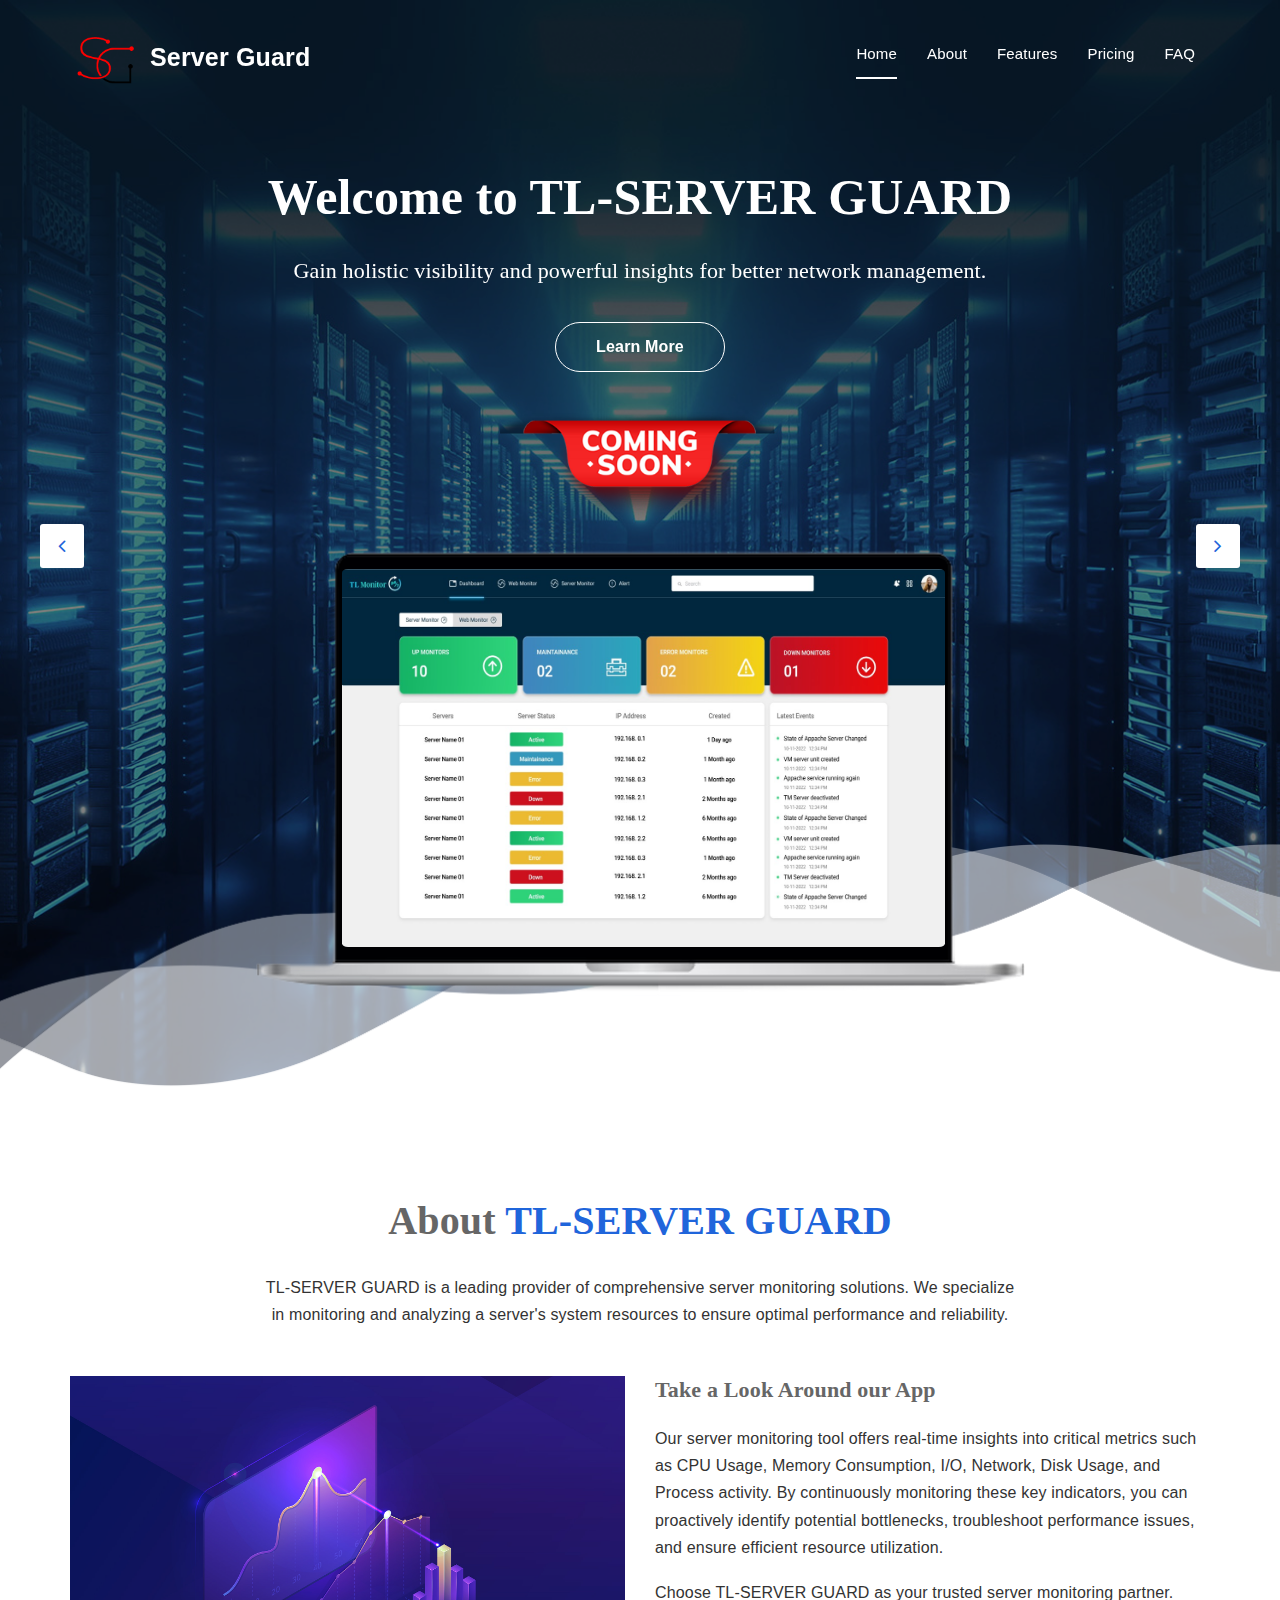
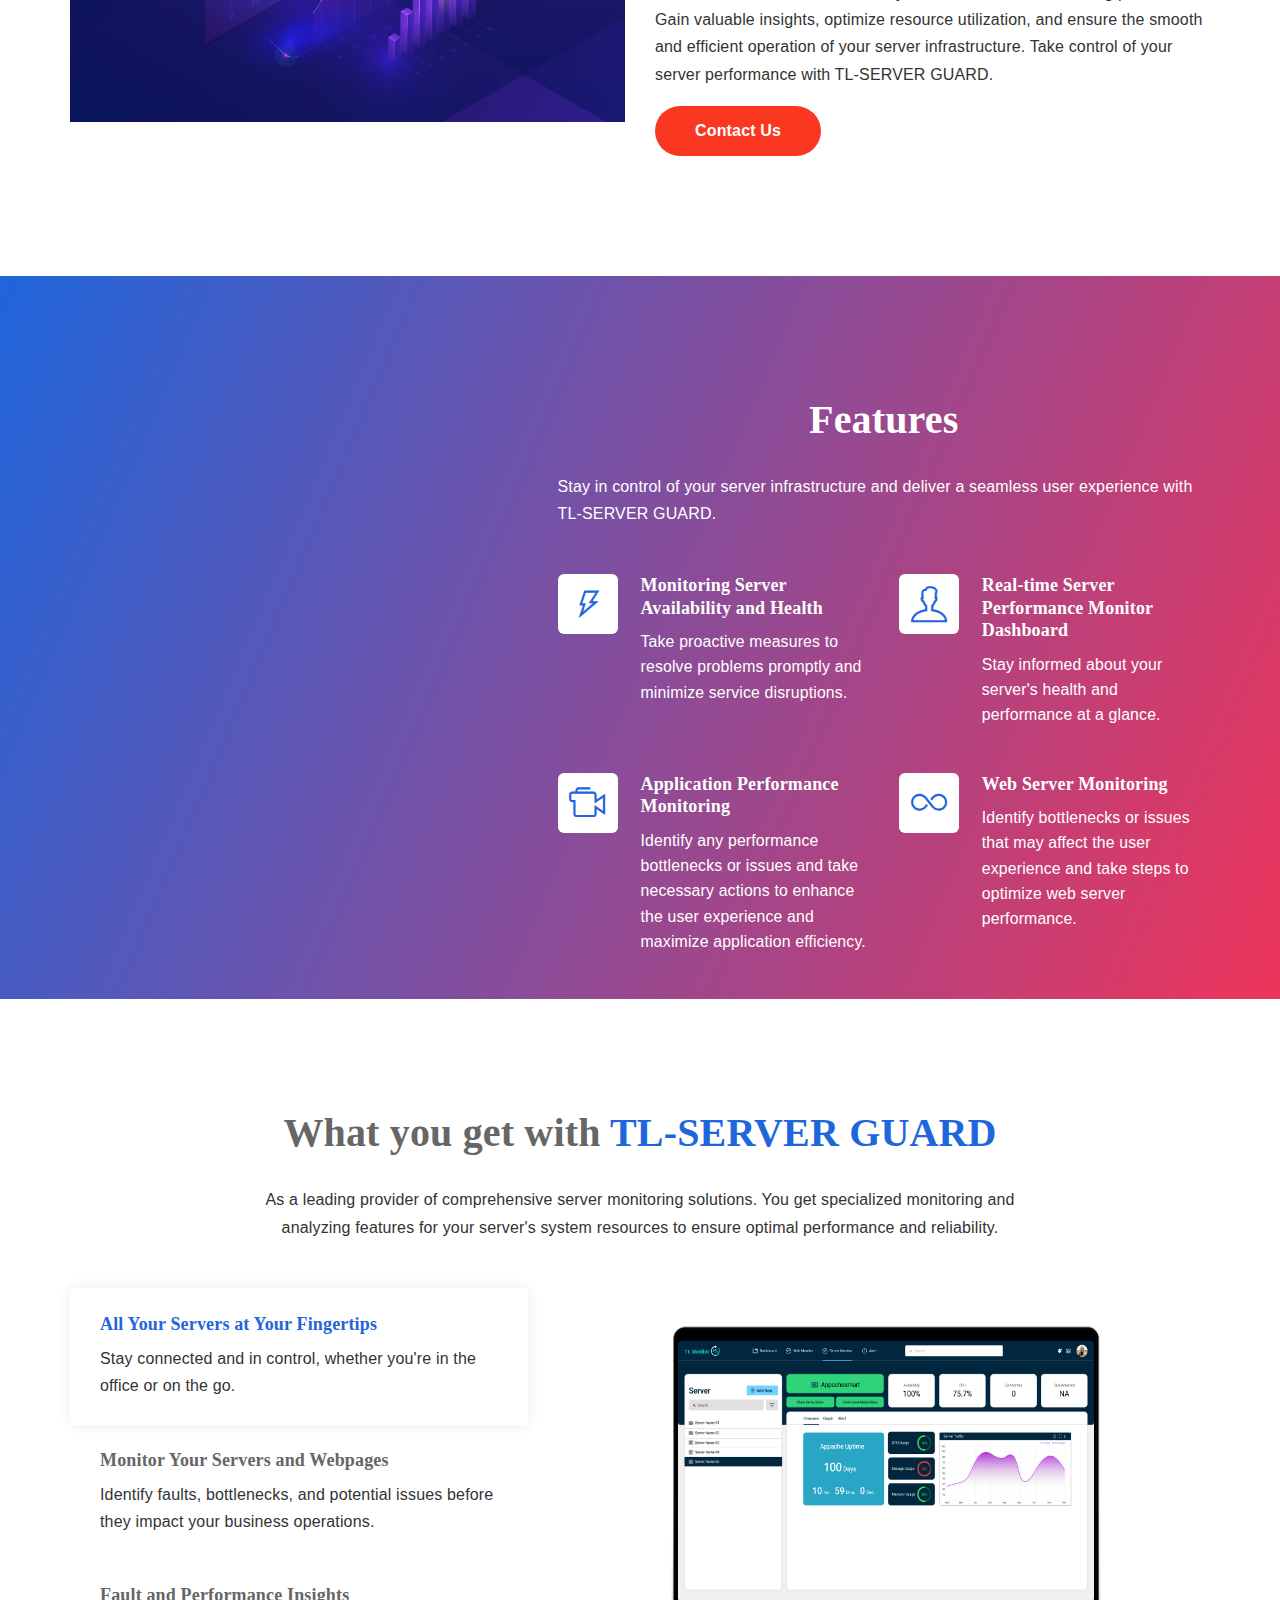
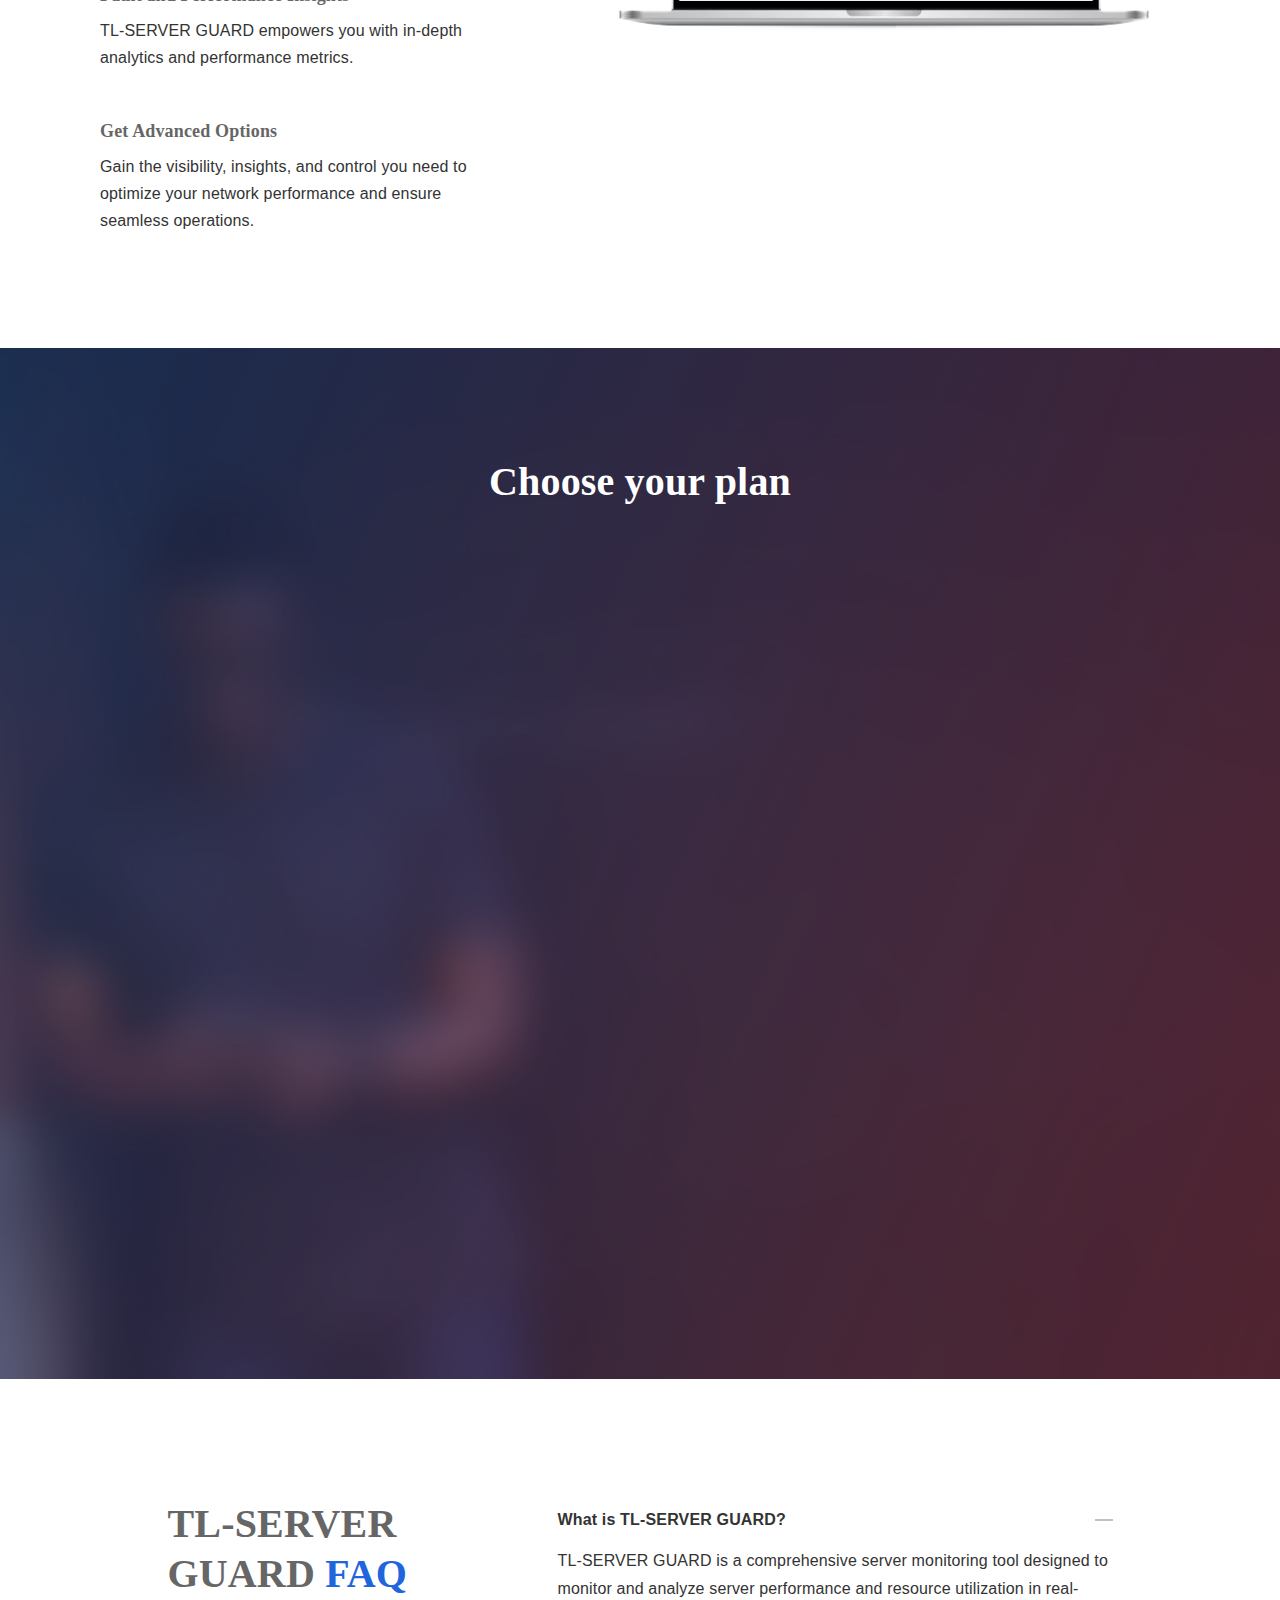
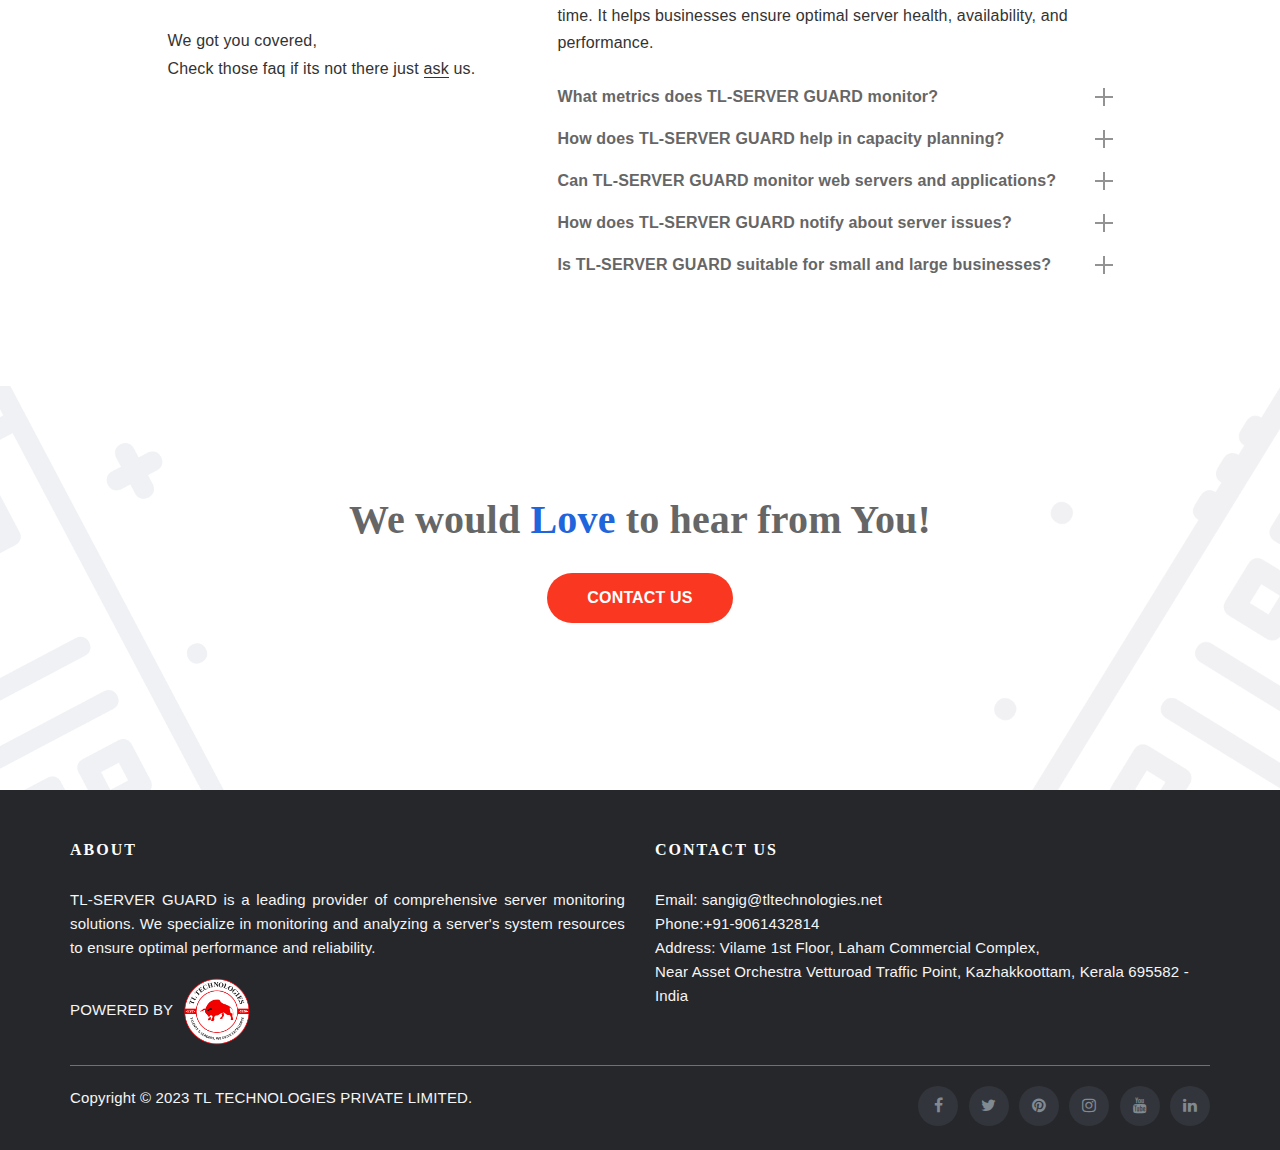
<file: index.html>
<!DOCTYPE html>
<html lang="zxx" class="js">

<head>
	<meta charset="UTF-8">
	<meta name="viewport" content="width=device-width, initial-scale=1.0">
	<meta name="title" content="ServerGuard - Advanced Website Monitoring Solution">
	<meta name="description"
		content="ServerGuard is a powerful and comprehensive website monitoring solution that helps you keep track of your website's performance, uptime, and user experience.">
	<meta name="keywords"
		content="website monitoring, performance monitoring, uptime monitoring, user experience monitoring, website analytics">
	<meta name="robots" content="index, follow">
	<meta name="canonical" href="https://ServerGuard.tltechnologies.net/">
	<meta http-equiv="Content-Type" content="text/html; charset=utf-8">
	<meta name="language" content="English">
	<meta name="revisit-after" content="1 days">
	<meta name="author" content="ServerGuard">
	<meta property="og:title" content="ServerGuard - Your trusted solution for effective monitoring and management.">
	<meta property="og:description"
		content="ServerGuard is a powerful and comprehensive website monitoring solution that helps you keep track of your website's performance, uptime, and user experience.">
	<meta property="og:image" content="https://ServerGuard.tltechnologies.net/images/ServerGuard-meta.jpeg">
	<meta name="twitter:card" content="summary_large_image">
	<meta name="twitter:title" content="ServerGuard - Advanced Website Monitoring Solution">
	<meta name="twitter:description"
		content="ServerGuard is a powerful and comprehensive website monitoring solution that helps you keep track of your website's performance, uptime, and user experience.">
	<meta name="twitter:image"
		content="https://ServerGuard.tltechnologies.net/images/server monitor website-coming soon poster.jpg">
	<link rel="alternate" href="https://ServerGuard.tltechnologies.net/" hreflang="en">
	<title>ServerGuard - Your trusted solution for effective monitoring and management.</title>
	<!-- Google tag (gtag.js) -->
	<script async src="https://www.googletagmanager.com/gtag/js?id=G-P2Q8V40XQ6"></script>
	<script>
		window.dataLayer = window.dataLayer || [];
		function gtag() { dataLayer.push(arguments); }
		gtag('js', new Date());

		gtag('config', 'G-P2Q8V40XQ6');
	</script>
	<!-- Fav Icon  -->
	<link rel="shortcut icon" href="Sg-logo.png">
	<!-- Site Title  -->
	<title>ServerGuard | Server Management System</title>
	<!-- Vendor Bundle CSS -->
	<link rel="stylesheet" href="assets/css/vendor.bundle.css">
	<!-- Custom styles for this template -->
	<link href="assets/css/style.css" rel="stylesheet">
	<link href="assets/css/theme.css" rel="stylesheet">
</head>

<body class="overflow-scroll">
	<!-- Start .header-section -->
	<!-- <div id="home" class="header-section section gradiant-background header-curbed"> -->
	<div id="home" class="header-section section header-curbed">
		<!--  -->
		<div class="imagebg">
			<img src="images/Website-Homepage-Background-NEW.jpg" alt="pricing-bg">
			<!-- <img src="images/data-center-with-endless-servers-network-and-info-2022-11-17-15-12-58-utc.jpg" alt="pricing-bg"> -->
		</div>
		<!-- <div class="gradiant-background gradiant-overlay"></div> -->
		<div class="gradiant-overlay"></div>
		<!-- .gradiant-background  /exta div for transparent gradiant overlay /  -->
		<!--  -->
		<div id="navigation" class="navigation is-transparent affix" data-spy="affix" data-offset-top="5">
			<nav class="navbar navbar-default">
				<div class="container">
					<!-- Brand and toggle get grouped for better mobile display -->
					<div class="navbar-header">
						<button type="button" class="navbar-toggle collapsed" data-toggle="collapse"
							data-target="#site-collapse-nav" aria-expanded="false">
							<span class="sr-only">Toggle navigation</span>
							<span class="icon-bar"></span>
							<span class="icon-bar"></span>
							<span class="icon-bar"></span>
						</button>
						<div class="logo-container nav-brand" style="display: flex; align-items: center;">
							<a href="#home">
							<img class="logo logo-light" src="Sg-logo.png" width="80px" alt="logo" /></a>
							<!-- <img class="logo logo-color" src="Sg-logo.png" width="80px" alt="logo" /> -->
							<span class="brand-text light-text">Server Guard</span>
							<span class="brand-text dark-text">Server Guard</span>
						</div>
					</div>

					<!-- Collect the nav links, forms, and other content for toggling -->
					<div class="collapse navbar-collapse font-secondary" id="site-collapse-nav">
						<ul class="nav nav-list navbar-nav navbar-right">
							<li><a class="nav-item" href="#home">Home</a></li>
							<li><a class="nav-item" href="#about">About</a></li>
							<li><a class="nav-item" href="#features">Features</a></li>
							<!-- <li><a class="nav-item" href="#screenshots">Demo</a></li> -->
							<li><a class="nav-item" href="#pricing">Pricing</a></li>
							<li><a class="nav-item" href="#FAQ">FAQ</a></li>
							<!-- <li><a class="nav-item" href="#team">Team</a></li> -->
							<!-- <li><a class="nav-item" href="#testimonial">Testimonial</a></li> -->
							<!-- <li><a class="nav-item" href="#contacts">Contacts</a></li> -->
						</ul>
					</div><!-- /.navbar-collapse -->
				</div><!-- /.container -->
			</nav>
		</div><!-- .navigation -->


		<div class="header-content pt-90">
			<div class="header-texts header-slider text-slider has-carousel" data-items="1" data-loop="true"
				data-dots="false" data-auto="true" data-navs="true" data-animateOut="fadeOut">
				<div class="header-text-slide">
					<div class="container">
						<div class=" text-center text-align">
							<div class="col-md-8 col-md-offset-2">
								<h1 class="heading animate-bottom delay5ms">Welcome to TL-SERVER GUARD</h1>
								<p class="sm-font-size lead animate-bottom delay7ms">Gain holistic visibility and
									powerful insights for better network management.</p>
								<ul class="buttons animate-bottom delay9ms">
									<li><a href="#about" class="nav-item button button-border button-transparent">Learn
											More</a></li>
								</ul>
							</div>
						</div>
					</div>
				</div><!-- .header-text-slide -->
				<div class="header-text-slide">
					<div class="container">
						<div class=" text-center text-align">
							<div class="col-md-8 col-md-offset-2">
								<h1 class="heading animate-bottom delay5ms">Monitor Your Servers and Webpages</h1>
								<p class="sm-font-size lead animate-bottom delay7ms">Elevate network management with
									TL-SERVER GUARD. Enhance visibility, insights, and control for optimized network
									performance and seamless operations.</p>
								<ul class="buttons animate-bottom delay9ms">
									<!-- <li><a href="#" class="button">Download</a></li> -->
									<!-- <li><a href="#" class="button button-border button-transparent">Learn More</a></li> -->
								</ul>
							</div>
						</div>
					</div>
				</div><!-- .header-text-slide -->
			</div><!-- .header-slider -->
			<div class="container">
				<div class="row text-center">
					<div class="col-md-10 col-md-offset-1">
						<img class="coming-soon" src="images/Coming-Soon-Label.png" alt="software-screen-a" />
						<div class="header-laptop-mockup wow fadeInUp" data-wow-duration="1s" data-wow-delay=".6s">
							<img class="image-fit" src="Server-Monitor-Images/Dashboard Server Monitor resize2.png"
								alt="software-screen" />
						</div>
					</div>
				</div><!-- .row -->
			</div><!-- .container -->
		</div><!-- .header-content -->
	</div><!-- .header-section -->


	<!-- Start .about-section  -->
	<div id="about" class="about-section section pb-90 white-bg">
		<div class="container tab-fix">
			<div class="section-head text-center">
				<div class="row">
					<div class="col-md-8 col-md-offset-2">
						<h2 class="heading">About <span>TL-SERVER GUARD</span></h2>
						<p>TL-SERVER GUARD is a leading provider of comprehensive server monitoring solutions. We
							specialize in monitoring and analyzing a server's system resources to ensure optimal
							performance and reliability.</p>
					</div>
				</div>
			</div><!-- .section-head -->
			<div class="row tab-center mobile-center">
				<div class="col-md-6">
					<div class="fadeInLeft" data-wow-duration=".5s">
						<img src="images/Graph-Analytics-Image.jpg" alt="about-video" />
						<!-- <div class="video-overlay gradiant-background"></div> -->
						<!-- <a href="https://www.youtube.com/watch?v=kuceVNBTJio" class="video-play"
							data-effect="mfp-3d-unfold"><i class="fa fa-play"></i></a> -->
					</div>
				</div><!-- .col -->
				<div class="col-md-6">
					<div class="txt-entry">
						<h3 class="text-font">Take a Look Around our App</h3>
						<p>Our server monitoring tool offers real-time insights into critical metrics such as CPU Usage,
							Memory Consumption, I/O, Network, Disk Usage, and Process activity. By continuously
							monitoring these key indicators, you can proactively identify potential bottlenecks,
							troubleshoot performance issues, and ensure efficient resource utilization.
						</p>
						<p>Choose TL-SERVER GUARD as your trusted server monitoring partner. Gain valuable insights,
							optimize resource utilization, and ensure the smooth and efficient operation of your server
							infrastructure. Take control of your server performance with TL-SERVER GUARD.</p>
						<a href="https://connect.tltechnologies.net/" target="_blank" class="button">Contact Us</a>
					</div>
				</div><!-- .col -->
			</div><!-- .row -->
		</div><!-- .container -->
	</div><!-- .about-section  -->


	<!-- Start .features-section  -->
	<div id="features" class="features-section section gradiant-background overflowvisible">
		<div class="container tab-fix">
			<div class="features-content pt-10">
				<div class="row">
					<div class="col-md-7 pull-right">
						<div class="section-head heading-light mobile-center tab-center">
							<div class="row">
								<div class="col-md-12">
									<h2 class="heading heading-light">Features</h2>
									<p>Stay in control of your server infrastructure and deliver a seamless user
										experience with TL-SERVER GUARD.</p>
								</div>
							</div>
						</div><!-- .section-head -->
						<div class="row">
							<div class="col-sm-6">
								<div class="single-features">
									<em class="ti ti-bolt"></em>
									<h4 class="text-font">Monitoring Server Availability and Health</h4>
									<p>Take proactive measures to resolve problems promptly and minimize service
										disruptions.</p>
								</div>
							</div><!-- .col -->
							<div class="col-sm-6">
								<div class="single-features">
									<em class="ti ti-user"></em>
									<h4 class="text-font">Real-time Server Performance Monitor Dashboard</h4>
									<p>Stay informed about your server's health and performance at a glance.
									</p>
								</div>
							</div><!-- .col -->

							<div class="col-sm-6">
								<div class="single-features">
									<em class="ti ti-video-camera"></em>
									<h4 class="text-font">Application Performance Monitoring</h4>
									<p> Identify any performance bottlenecks or issues and take necessary actions to
										enhance the user experience and maximize application efficiency.</p>
								</div>
							</div><!-- .col -->
							<div class="col-sm-6">
								<div class="single-features">
									<em class="ti ti-infinite"></em>
									<h4 class="text-font">Web Server Monitoring</h4>
									<p>Identify bottlenecks or issues that may affect the user experience and take steps
										to optimize web server performance.</p>
								</div>
							</div><!-- .col -->
						</div><!-- .row -->
					</div><!-- .col -->
					<div class="col-md-5 pt-100 text-center">
						<div class="fearures-software-mockup wow fadeInLeft" data-wow-duration=".5s">
							<!-- <img src="images/software-screen-b.jpg" alt="software-screen" /> -->
							<img class="image-fit-lg" src="Server-Monitor-Images/Server monitor-1 resize.jpg"
								alt="software-screen" />
						</div>
					</div><!-- .col -->
				</div><!-- .row -->
			</div><!-- .features-content -->
		</div><!-- .container -->
	</div><!-- .features-section  -->


	<!-- Start .steps-section  -->
	<div class="section steps-section pb-90">
		<div class="container">
			<div class="section-head text-center">
				<div class="row">
					<div class="col-md-8 col-md-offset-2">
						<h2 class="heading">What you get with <span>TL-SERVER GUARD</span></h2>
						<p>As a leading provider of comprehensive server monitoring solutions. You get specialized
							monitoring and analyzing features for your server's system resources to ensure optimal
							performance and reliability.</p>
					</div>
				</div>
			</div><!-- .section-head  -->
			<div class="row">
				<div class="col-md-5 col-md-offset-0 col-sm-8 col-sm-offset-2">
					<ul class="nav nav-tabs">
						<li class="active" data-toggle="tab" data-target="#tab1">
							<div class="steps">
								<h4 class="text-font">All Your Servers at Your Fingertips</h4>
								<p>Stay connected and in control, whether you're in the office or on the go.</p>
							</div>
						</li>
						<li class="" data-toggle="tab" data-target="#tab2">
							<div class="steps">
								<h4 class="text-font">Monitor Your Servers and Webpages</h4>
								<p>Identify faults, bottlenecks, and potential issues before they impact your business
									operations.</p>
							</div>
						</li>
						<li data-toggle="tab" data-target="#tab3">
							<div class="steps">
								<h4 class="text-font">Fault and Performance Insights</h4>
								<p>TL-SERVER GUARD empowers you with in-depth analytics and performance metrics.
								</p>
							</div>
						</li>
						<li data-toggle="tab" data-target="#tab4">
							<div class="steps">
								<h4 class="text-font">Get Advanced Options</h4>
								<p> Gain the visibility, insights, and control you need to optimize your network
									performance and ensure seamless operations.</p>
							</div>
						</li>
					</ul>
				</div>
				<div class="col-md-7 col-sm-12 col-md-offset-0 text-center">
					<div class="tab-content no-pd steps-screen">
						<div class="tab-pane fade in active" id="tab1">
							<!-- <img src="images/software-screen-a.jpg" alt="step-screen"> -->
							<img class="image-fit-slide" src="Server-Monitor-Images/Server monitor resize.jpg"
								alt="step-screen">
						</div>
						<div class="tab-pane fade" id="tab2">
							<!-- <img src="images/software-screen-b.jpg" alt="step-screen"> -->
							<img class="image-fit-slide" src="Server-Monitor-Images/Webmonitor resize.jpg"
								alt="step-screen">
						</div>
						<div class="tab-pane fade" id="tab3">
							<!-- <img src="images/software-screen-c.jpg" alt="step-screen"> -->
							<img class="image-fit-slide" src="Server-Monitor-Images/Web Monitor Raw Data resize.jpg"
								alt="step-screen">
						</div>
						<div class="tab-pane fade" id="tab4">
							<!-- <img src="images/software-screen-d.jpg" alt="step-screen"> -->
							<img class="image-fit-slide" src="Server-Monitor-Images/Dashboard resize.jpg"
								alt="step-screen">
						</div>
					</div>
				</div>
			</div><!-- .row  -->
		</div><!-- .container  -->
	</div><!-- Start .statistics-section  -->


	<!-- Start .pricing-section  -->
	<div id="pricing" class="pricing-section section pb-80">
		<div class="imagebg">
			<img src="images/pricing-bg.jpg" alt="pricing-bg">
		</div>
		<div class="gradiant-background gradiant-overlay gradiant-light"></div>
		<!-- .gradiant-background  /exta div for transparent gradiant overlay /  -->
		<div class="container tab-fix">
			<div class="section-head heading-light text-center">
				<div class="row">
					<div class="col-md-8 col-md-offset-2">
						<h2 class="heading text-font heading-light">Choose your plan</h2>
						<!-- <p>Choose an edition that best suits your network and server monitoring requirements.</p> -->
					</div>
				</div>
			</div><!-- .col -->
			<div class="row text-center">
				<div class="col-md-4 col-sm-12">
					<div class="pricing-box pricing-box-curbed wow fadeIn" data-wow-duration="1s">
						<div class="pricing-top gradiant-background">
							<h5 class="text-font">Basic Plan</h5>
							<!-- <p>The Standard/Basic Edition of TL-SERVER GUARD offers essential server monitoring features
								for businesses.</p> -->
						</div>
						<div class="pricing-bottom">
							<ul class="text-left price-details">
								<li><em class=""></em><br></li>
								<!-- <li><em class=""></em>Server performance monitoring</li> -->
								<li><em class=""></em>Server health monitoring</li>
								<!-- <li><em class=""></em>App performance tracking</li> -->
								<li><em class=""></em>Monitor your websites in real-time</li>
								<li><em class=""></em>Email notifications for alerts</li>
								<li><em class=""></em>Limited data retention period</li>
								<li><em class=""></em>Basic customer support</li>
								<li class="pt-15"><em></em><br></li>
								<br>
								<!-- <li><em class=""></em><br></li> -->
							</ul>
						</div>
						<a href="https://connect.tltechnologies.net/" target="_blank"
							class="button button-uppercase button-position pt-10"> Contact Us</a>
					</div>
				</div><!-- .col  -->
				<div class="col-md-4 col-sm-12">
					<div class="pricing-box pricing-box-curbed wow fadeIn" data-wow-duration="1s">
						<div class="pricing-top gradiant-background">
							<!-- <span class="pricing-badge">Most Popular</span> -->
							<h5 class="text-font">Enterprise Plan</h5>
							<!-- <p>The Professional/Premium Edition provides advanced server monitoring capabilities for
								businesses that require more comprehensive monitoring and support.</p> -->
							<img src="price.svg" alt="pricing star" width="80">
						</div>
						<div class="pricing-bottom">
							<ul class="text-left price-details">
								<!-- <li><em class=""></em>All features included in the Standard/Basic Edition</li> -->
								<li><em class=""></em><span class="price-highlight">Basic Features</span></li>
								<li><em class=""></em>Extended data retention period</li>
								<!-- <li><em class=""></em>Customizable alerts and notifications</li> -->
								<li><em class=""></em>Custom alerts/notifications</li>
								<li><em class=""></em>Advanced analytics and reporting</li>
								<li><em class=""></em>Priority customer support</li>
								<!-- <li><em class=""></em>Integration with third-party tools and services</li> -->
								<!-- <li><em class=""></em>Third-party tools/services</li> -->
								<br>
							</ul>
						</div>
						<a href="https://connect.tltechnologies.net/" target="_blank"
							class="button button-uppercase button-position"> Contact Us</a>
					</div>
				</div><!-- .col  -->
				<div class="col-md-4 col-sm-12">
					<div class="pricing-box pricing-box-curbed wow fadeIn" data-wow-duration="1s">
						<div class="pricing-top gradiant-background">
							<h5 class="text-font">TL-Professional Plan</h5>
							<!-- <p>The Enterprise/Advanced Edition is designed for large-scale deployments and organizations
								with complex server monitoring needs.</p> -->
						</div>
						<div class="pricing-bottom">
							<ul class="text-left price-details">
								<!-- <li><em class=""></em>All features included in the Professional/Premium Edition</li> -->
								<li><em class=""></em><span class="price-highlight">Enterprise Features</span>
								</li>
								<li><em class=""></em>Unlimited data retention period</li>
								<!-- <li><em class=""></em>Advanced security and access controls</li> -->
								<li><em class=""></em>Advanced security controls</li>
								<li><em class=""></em>Dedicated account manager</li>
								<!-- <li><em class=""></em>Customizable dashboards and reports</li> -->
								<li><em class=""></em>Customizable dashboards & reports</li>
								<!-- <li><em class=""></em>API access for integration with existing systems</li> -->
								<li><em class=""></em>API access for system integration</li>
								<!-- <li><em class=""></em>Customizable dashboards and reports</li> -->
								<li><em class=""></em>Customizable dashboards & reports</li>
								<li><em class=""></em><br></li>

							</ul>
						</div>
						<a style="margin-top: -1rem;" href="https://connect.tltechnologies.net/" target="_blank"
							class="button button-uppercase button-position"> Contact Us</a>
					</div>
				</div><!-- .col  -->
			</div><!-- .row -->
		</div><!-- .container -->
	</div><!-- .pricing-section  -->


	<!-- Start .faq-section  -->
	<div id="FAQ" class="faq-section section white-bg pt-120 pb-100">
		<div class="container">
			<div class="faq-alt">
				<div class="row tab-fix">
					<div class="col-md-4 tab-center mobile-center col-md-offset-1">
						<div class="side-heading">
							<h2 class="heading-non-center">TL-SERVER GUARD <span class="faq-text">FAQ</span></h2>
							<p>We got you covered,<br> Check those faq if its not there just <a class="nav-item"
									href="https://connect.tltechnologies.net/" target="_blank">ask</a> us.</p>
						</div>
					</div><!-- .col  -->
					<div class="col-md-6">
						<!-- Accordion -->
						<div class="panel-group accordion" id="another" role="tablist" aria-multiselectable="true">
							<!-- each panel for accordion -->
							<div class="panel panel-default">
								<div class="panel-heading" role="tab" id="accordion-i1">
									<h6 class="panel-title">
										<a role="button" data-toggle="collapse" data-parent="#another"
											href="#accordion-pane-i1" aria-expanded="false">
											What is TL-SERVER GUARD?
											<span class="plus-minus"><span></span></span>
										</a>
									</h6>
								</div>
								<div id="accordion-pane-i1" class="panel-collapse collapse in" role="tabpanel"
									aria-labelledby="accordion-i1">
									<div class="panel-body">
										<p>TL-SERVER GUARD is a comprehensive server monitoring tool designed to monitor
											and analyze server performance and resource utilization in real-time. It
											helps businesses ensure optimal server health, availability, and
											performance.</p>
									</div>
								</div>
							</div>
							<!-- each panel for accordion -->
							<div class="panel panel-default">
								<div class="panel-heading" role="tab" id="accordion-i2">
									<h6 class="panel-title">
										<a class="collapsed" role="button" data-toggle="collapse" data-parent="#another"
											href="#accordion-pane-i2" aria-expanded="false">
											What metrics does TL-SERVER GUARD monitor?
											<span class="plus-minus"><span></span></span>
										</a>
									</h6>
								</div>
								<div id="accordion-pane-i2" class="panel-collapse collapse" role="tabpanel"
									aria-labelledby="accordion-i2">
									<div class="panel-body">
										<p>TL-SERVER GUARD monitors various server performance metrics, including CPU
											usage, memory consumption, I/O, network activity, disk usage, and process
											activity. These metrics provide valuable insights into the health and
											performance of your servers.</p>
									</div>
								</div>
							</div>
							<!-- each panel for accordion -->
							<div class="panel panel-default">
								<div class="panel-heading" role="tab" id="accordion-i3">
									<h6 class="panel-title">
										<a class="collapsed" role="button" data-toggle="collapse" data-parent="#another"
											href="#accordion-pane-i3" aria-expanded="false">
											How does TL-SERVER GUARD help in capacity planning?
											<span class="plus-minus"><span></span></span>
										</a>
									</h6>
								</div>
								<div id="accordion-pane-i3" class="panel-collapse collapse" role="tabpanel"
									aria-labelledby="accordion-i3">
									<div class="panel-body">
										<p>TL-SERVER GUARD provides detailed information about your server's system
											resource usage, helping you understand and plan for future capacity needs.
											By analyzing resource utilization trends, you can make informed decisions
											about scaling and resource allocation.</p>
									</div>
								</div>
							</div>
							<!-- each panel for accordion -->
							<div class="panel panel-default">
								<div class="panel-heading" role="tab" id="accordion-i4">
									<h6 class="panel-title">
										<a class="collapsed" role="button" data-toggle="collapse" data-parent="#another"
											href="#accordion-pane-i4" aria-expanded="false">
											Can TL-SERVER GUARD monitor web servers and applications?
											<span class="plus-minus"><span></span></span>
										</a>
									</h6>
								</div>
								<div id="accordion-pane-i4" class="panel-collapse collapse" role="tabpanel"
									aria-labelledby="accordion-i4">
									<div class="panel-body">
										<p>Yes, TL-SERVER GUARD offers specialized monitoring for web servers and
											applications. It allows you to monitor web server performance, including
											response time, page load speed, and HTTP status codes. Additionally, you can
											track application performance metrics such as response time, throughput, and
											error rates.</p>
									</div>
								</div>
							</div><!-- end each panel -->
							<!-- each panel for accordion -->
							<div class="panel panel-default">
								<div class="panel-heading" role="tab" id="accordion-i5">
									<h6 class="panel-title">
										<a class="collapsed" role="button" data-toggle="collapse" data-parent="#another"
											href="#accordion-pane-i5" aria-expanded="false">
											How does TL-SERVER GUARD notify about server issues?
											<span class="plus-minus"><span></span></span>
										</a>
									</h6>
								</div>
								<div id="accordion-pane-i5" class="panel-collapse collapse" role="tabpanel"
									aria-labelledby="accordion-i5">
									<div class="panel-body">
										<p>TL-SERVER GUARD sends real-time alerts and notifications when server issues
											occur, such as server downtime or performance degradation. You can configure
											the alert settings based on your preferences to ensure you receive timely
											notifications via email, SMS, or other communication channels.</p>
									</div>
								</div>
							</div><!-- end each panel -->
							<!-- each panel for accordion -->
							<div class="panel panel-default">
								<div class="panel-heading" role="tab" id="accordion-i6">
									<h6 class="panel-title">
										<a class="collapsed" role="button" data-toggle="collapse" data-parent="#another"
											href="#accordion-pane-i6" aria-expanded="false">
											Is TL-SERVER GUARD suitable for small and large businesses?
											<span class="plus-minus"><span></span></span>
										</a>
									</h6>
								</div>
								<div id="accordion-pane-i6" class="panel-collapse collapse" role="tabpanel"
									aria-labelledby="accordion-i6">
									<div class="panel-body">
										<p>Yes, TL-SERVER GUARD caters to the needs of both small and large businesses.
											It offers scalable monitoring solutions that can accommodate the server
											monitoring requirements of businesses of any size.</p>
									</div>
								</div>
							</div><!-- end each panel -->
						</div><!-- Accordion #end -->
					</div><!-- .col  -->
				</div><!-- .row  -->
			</div><!-- .faq  -->
		</div><!-- .container  -->
	</div><!-- .faq-section  -->

	<!-- Start .testimonial-section  -->
	<div id="testimonial" class="testimonial-section section white-bg pb-120">
		<div class="imagebg">
			<img src="images/testimonial-bg.png" alt="testimonial-bg">
		</div>
		<div class="container">
			<div class="section-head text-center">
				<div class="row">
					<div class="col-md-8 col-md-offset-2">
						<h2 class="heading">We would <span>Love</span> to hear from You!</h2>
						<p> <a href="https://connect.tltechnologies.net/" target="_blank"
								class="button button-uppercase button-position"> Contact Us</a></p>
					</div>
				</div>
			</div>
			<!-- .section-head -->
			<!-- <div class="row"> -->
			<!-- <div class="col-md-8 col-md-offset-2">
					<div class="testimonial-carousel has-carousel" data-items="1" data-loop="true" data-dots="true"
						data-auto="true" data-navs="false">
						<div class="item text-center">
							<div class="quotes">
								<img src="images/quote-icon.png" class="quote-icon" alt="quote-icon" />
								<blockquote>The tool plays a vital role in providing the value to our Organization and
									to the customers we are supporting. Most comprehensive and easy to use product on
									the market.</blockquote>
								<h6>Andy Lovell</h6> -->
			<!-- <div class="client-image"> -->
			<!-- <img src="images/client-1.jpg" alt="client" /> -->
			<!-- </div> -->
			<!-- </div>
						</div> -->
			<!-- <div class="item text-center">
							<div class="quotes">
								<img src="images/quote-icon.png" class="quote-icon" alt="quote-icon" />
								<blockquote>Very intuitive product and feature requests and feedback us usually acted
									upon swiftly.There was sufficient vendor support during the implementation phase.
								</blockquote>
								<h6>Andy Lovell</h6> -->
			<!-- <div class="client-image"> -->
			<!-- <img src="images/client-2.jpg" alt="client" /> -->
			<!-- </div> -->
			<!-- </div>
						</div>
						<div class="item text-center">
							<div class="quotes">
								<img src="images/quote-icon.png" class="quote-icon" alt="quote-icon" />
								<blockquote>Thank you TL for MonitorPro, From monitoring, management and alerting, we
									have been able to peak performance within our Organization.</blockquote>
								<h6>Andy Lovell</h6> -->
			<!-- <div class="client-image"> -->
			<!-- <img src="images/client-1.jpg" alt="client" /> -->
			<!-- </div> -->
			<!-- </div>
						</div> -->
			<!-- </div>.testimonial-carousel  -->
			<!-- </div>.col  -->
			<!-- </div>-->
		</div>
	</div>


	<!-- Start .footer-section  -->

	<!-- <div class="footer-section section">
		<div class="container">
			<div class="row text-center">
				<div class="col-md-12">
					<ul class="footer-navigation inline-list">
						<li><a class="nav-item" href="#home">Home</a></li>
						<li><a class="nav-item" href="#about">About</a></li>
						<li><a class="nav-item" href="#features">Features</a></li>
						<li><a class="nav-item" href="#screenshots">Screenshots</a></li>
						<li><a class="nav-item" href="#pricing">Pricing</a></li>
						<li><a class="nav-item" href="#FAQ">FAQ</a></li>
						<li><a class="nav-item" href="#testimonial">Testimonial</a></li>
					</ul>
					<ul class="social-list inline-list">
						<li><a href="#"><em class="fa fa-facebook"></em></a></li>
						<li><a href="#"><em class="fa fa-twitter"></em></a></li>
						<li><a href="#"><em class="fa fa-google-plus"></em></a></li>
						<li><a href="#"><em class="fa fa-pinterest"></em></a></li>
						<li><a href="#"><em class="fa fa-linkedin"></em></a></li>
						<li><a href="#"><em class="fa fa-instagram"></em></a></li>
					</ul>
					<ul class="footer-links inline-list">
						<li>Copyright © 2023<a target="_blank" href="https://tltechnologies.net/"> TL TECHNOLOGIES
								PRIVATE
								LIMITED.</a></li>
						<li><a href="#">Privacy Policy</a></li>
					</ul>
				</div>
			</div>
		</div>
	</div> -->
	<footer class="site-footer">
		<div class="container">
			<div class="row">
				<div class="col-sm-12 col-md-6">
					<h6 class="text-font">ABOUT</h6>
					<p class="text-justify footer-text-color">TL-SERVER GUARD is a leading provider
						of comprehensive
						server monitoring
						solutions. We specialize in monitoring and analyzing a server's system
						resources to ensure
						optimal performance and reliability.</p>
					<p class="footer-text-color">POWERED BY &nbsp;<img src="favicon2.png" width="70rem" alt="tl-logo" />
					</p>
				</div>

				<div class="col-xs-12 col-md-6">
					<h6 class="text-font">CONTACT US</h6>
					<ul class="footer-text-color">
						<li>Email: sangig@tltechnologies.net
						</li>
						<li>Phone:+91-9061432814
						</li>
						<li>Address: Vilame 1st Floor, Laham Commercial Complex,<br> Near Asset Orchestra
							Vetturoad Traffic Point, Kazhakkoottam, Kerala 695582 - India
						</li>
					</ul>
					</ul>
				</div>
			</div>
			<hr>
		</div>
		<div class="container">
			<div class="row">
				<div class="col-md-8 col-sm-6 col-xs-12">
					<p class="copyright-text footer-text-color">Copyright &copy; 2023
						<a class="footer-text-color" href="https://tltechnologies.net/" target="_blank">TL
							TECHNOLOGIES
							PRIVATE LIMITED.</a>
					</p>
				</div>

				<div class="col-md-4 col-sm-6 col-xs-12">
					<ul class="social-icons">
						<li><a class="facebook" href="https://www.facebook.com/tltechnologiespvtltd" target="_blank"><i
									class="fa fa-facebook"></i></a></li>
						<li><a class="twitter" href="https://twitter.com/tl_technologies" target="_blank"><i
									class="fa fa-twitter"></i></a></li>
						<li><a class="pinterest" href="https://in.pinterest.com/tltechnologiespvtltd/"
								target="_blank"><i class="fa fa-pinterest"></i></a></li>
						<li><a class="instagram" href="https://www.instagram.com/tltechnologiespvtltd/"
								target="_blank"><i class="fa fa-instagram"></i></a></li>
						<li><a class="youtube" href="https://www.youtube.com/channel/UC66DHUJ0uCcSbAqhppInx5Q"
								target="_blank"><i class="fa fa-youtube"></i></a></li>
						<!-- <li><a class="dribbble" href="#"><i class="fa fa-dribbble"></i></a></li> -->
						<li><a class="linkedin" href="https://in.linkedin.com/company/tltechnologiespvtltd"
								target="_blank"><i class="fa fa-linkedin"></i></a></li>
					</ul>
				</div>
			</div>
		</div>
	</footer>


	<!-- .footer-section  -->

	<!-- Preloader !remove please if you do not want -->
	<div id="preloader">
		<div id="status">&nbsp;</div>
	</div>
	<!-- Preloader End -->

	<!-- Google Map Script -->
	<script src="https://maps.google.com/maps/api/js?key=AIzaSyD6cxB4idvB67_Mz1ScQn-_nBJmltUaS-g"></script>
	<script src="assets/js/googleMap.js"></script>

	<!-- JavaScript
		================================================== -->
	<!-- Placed at the end of the document so the pages load faster -->

	<script src="assets/js/jquery.bundle.js"></script>
	<script src="assets/js/script.js"></script>

</body>

</html>
</file>
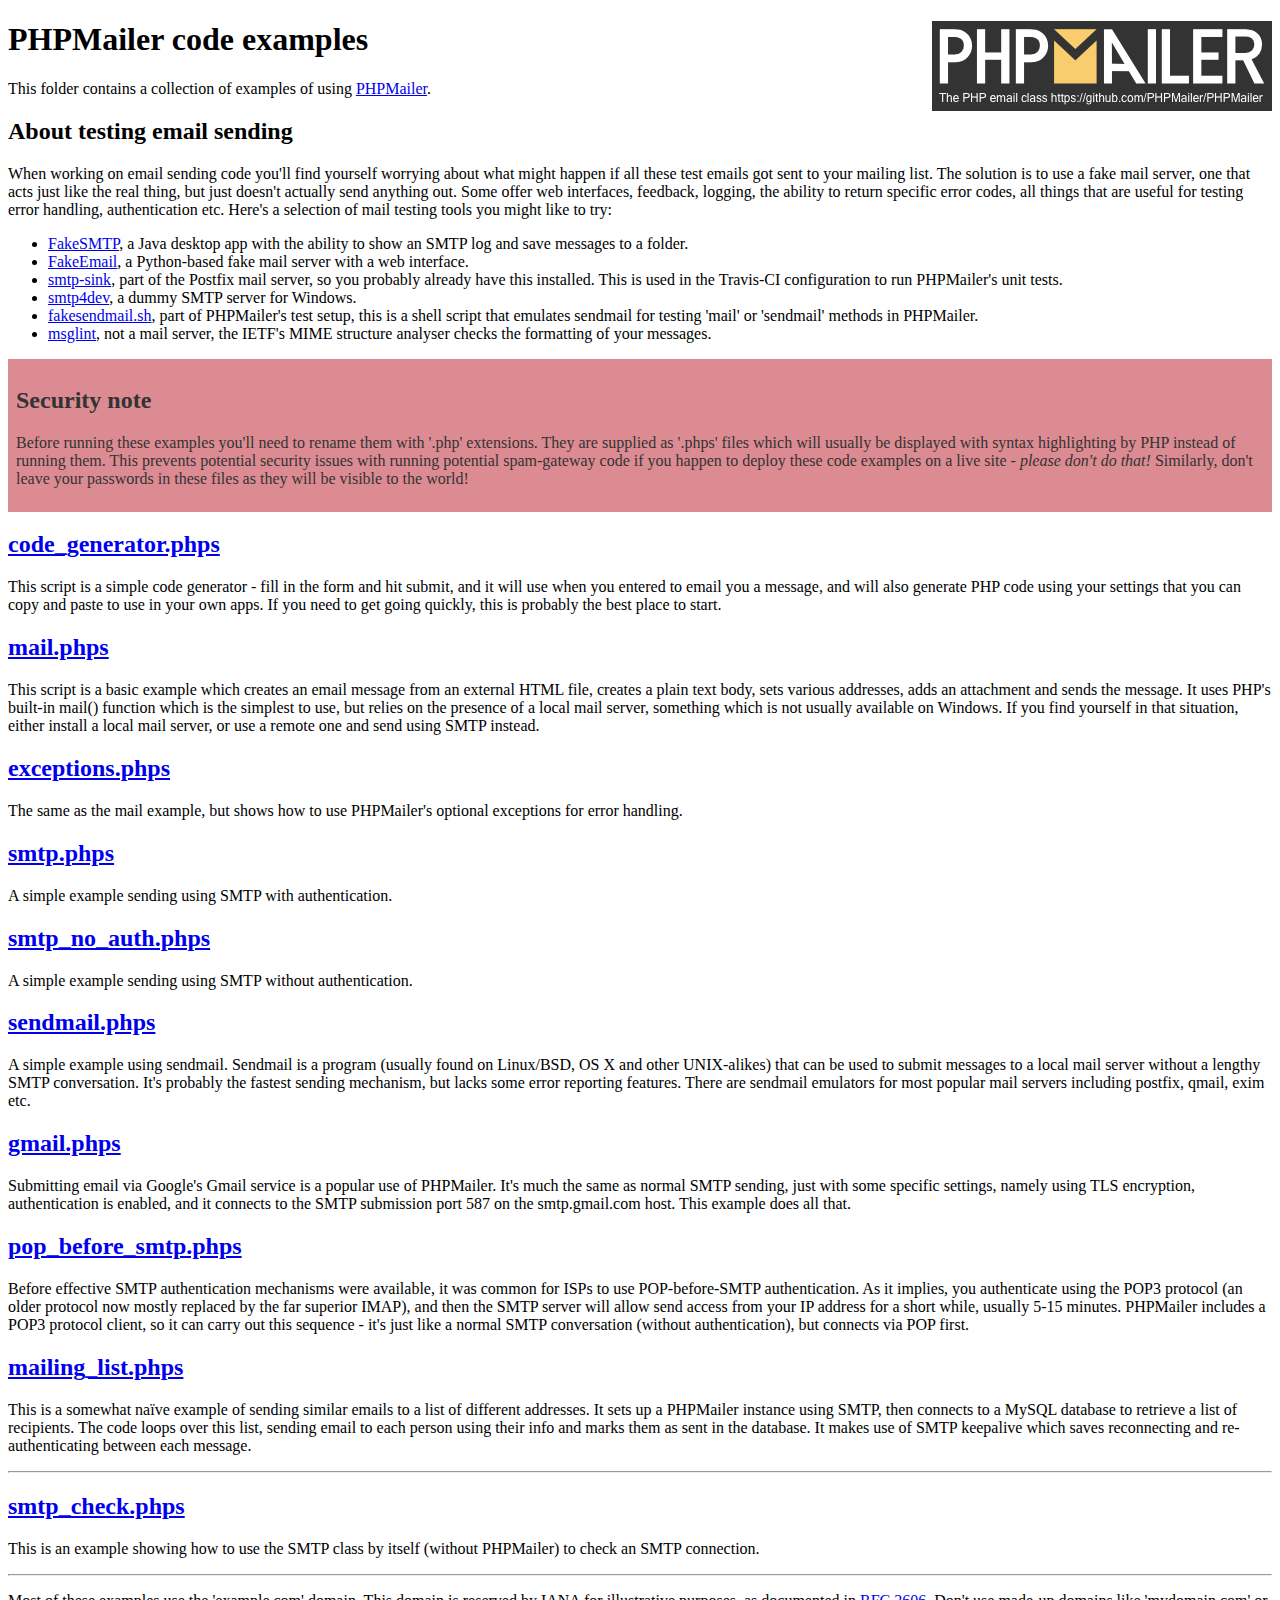
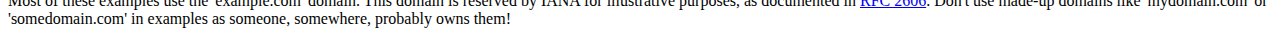
<file: form/php-mailer/examples/index.html>
<!DOCTYPE html>
<html>
<head>
	<meta charset="UTF-8">
	<title>PHPMailer Examples</title>
</head>
<body>
<h1>PHPMailer code examples<a href="https://github.com/PHPMailer/PHPMailer"><img src="images/phpmailer.png" style="float:right; border:0;" alt="PHPMailer logo"></a></h1>
<p>This folder contains a collection of examples of using <a href="https://github.com/PHPMailer/PHPMailer">PHPMailer</a>.</p>
<h2>About testing email sending</h2>
<p>When working on email sending code you'll find yourself worrying about what might happen if all these test emails got sent to your mailing list. The solution is to use a fake mail server, one that acts just like the real thing, but just doesn't actually send anything out. Some offer web interfaces, feedback, logging, the ability to return specific error codes, all things that are useful for testing error handling, authentication etc. Here's a selection of mail testing tools you might like to try:</p>
<ul>
  <li><a href="https://github.com/Nilhcem/FakeSMTP">FakeSMTP</a>, a Java desktop app with the ability to show an SMTP log and save messages to a folder. </li>
  <li><a href="https://github.com/isotoma/FakeEmail">FakeEmail</a>, a Python-based fake mail server with a web interface.</li>
  <li><a href="http://www.postfix.org/smtp-sink.1.html">smtp-sink</a>, part of the Postfix mail server, so you probably already have this installed. This is used in the Travis-CI configuration to run PHPMailer's unit tests.</li>
  <li><a href="http://smtp4dev.codeplex.com">smtp4dev</a>, a dummy SMTP server for Windows.</li>
  <li><a href="https://github.com/PHPMailer/PHPMailer/blob/master/test/fakesendmail.sh">fakesendmail.sh</a>, part of PHPMailer's test setup, this is a shell script that emulates sendmail for testing 'mail' or 'sendmail' methods in PHPMailer.</li>
  <li><a href="http://tools.ietf.org/tools/msglint/">msglint</a>, not a mail server, the IETF's MIME structure analyser checks the formatting of your messages.</li>
</ul>
<div style="padding: 8px; color: #333333; background-color: #dc8b92">
<h2>Security note</h2>
<p>Before running these examples you'll need to rename them with '.php' extensions. They are supplied as '.phps' files which will usually be displayed with syntax highlighting by PHP instead of running them. This prevents potential security issues with running potential spam-gateway code if you happen to deploy these code examples on a live site - <em>please don't do that!</em> Similarly, don't leave your passwords in these files as they will be visible to the world!</p>
</div>
<h2><a href="code_generator.phps">code_generator.phps</a></h2>
<p>This script is a simple code generator - fill in the form and hit submit, and it will use when you entered to email you a message, and will also generate PHP code using your settings that you can copy and paste to use in your own apps. If you need to get going quickly, this is probably the best place to start.</p>
<h2><a href="mail.phps">mail.phps</a></h2>
<p>This script is a basic example which creates an email message from an external HTML file, creates a plain text body, sets various addresses, adds an attachment and sends the message. It uses PHP's built-in mail() function which is the simplest to use, but relies on the presence of a local mail server, something which is not usually available on Windows. If you find yourself in that situation, either install a local mail server, or use a remote one and send using SMTP instead.</p>
<h2><a href="exceptions.phps">exceptions.phps</a></h2>
<p>The same as the mail example, but shows how to use PHPMailer's optional exceptions for error handling.</p>
<h2><a href="smtp.phps">smtp.phps</a></h2>
<p>A simple example sending using SMTP with authentication.</p>
<h2><a href="smtp_no_auth.phps">smtp_no_auth.phps</a></h2>
<p>A simple example sending using SMTP without authentication.</p>
<h2><a href="sendmail.phps">sendmail.phps</a></h2>
<p>A simple example using sendmail. Sendmail is a program (usually found on Linux/BSD, OS X and other UNIX-alikes) that can be used to submit messages to a local mail server without a lengthy SMTP conversation. It's probably the fastest sending mechanism, but lacks some error reporting features. There are sendmail emulators for most popular mail servers including postfix, qmail, exim etc.</p>
<h2><a href="gmail.phps">gmail.phps</a></h2>
<p>Submitting email via Google's Gmail service is a popular use of PHPMailer. It's much the same as normal SMTP sending, just with some specific settings, namely using TLS encryption, authentication is enabled, and it connects to the SMTP submission port 587 on the smtp.gmail.com host. This example does all that.</p>
<h2><a href="pop_before_smtp.phps">pop_before_smtp.phps</a></h2>
<p>Before effective SMTP authentication mechanisms were available, it was common for ISPs to use POP-before-SMTP authentication. As it implies, you authenticate using the POP3 protocol (an older protocol now mostly replaced by the far superior IMAP), and then the SMTP server will allow send access from your IP address for a short while, usually 5-15 minutes. PHPMailer includes a POP3 protocol client, so it can carry out this sequence - it's just like a normal SMTP conversation (without authentication), but connects via POP first.</p>
<h2><a href="mailing_list.phps">mailing_list.phps</a></h2>
<p>This is a somewhat naïve example of sending similar emails to a list of different addresses. It sets up a PHPMailer instance using SMTP, then connects to a MySQL database to retrieve a list of recipients. The code loops over this list, sending email to each person using their info and marks them as sent in the database. It makes use of SMTP keepalive which saves reconnecting and re-authenticating between each message.</p>
<hr>
<h2><a href="smtp_check.phps">smtp_check.phps</a></h2>
<p>This is an example showing how to use the SMTP class by itself (without PHPMailer) to check an SMTP connection.</p>
<hr>
<p>Most of these examples use the 'example.com' domain. This domain is reserved by IANA for illustrative purposes, as documented in <a href="http://tools.ietf.org/html/rfc2606">RFC 2606</a>. Don't use made-up domains like 'mydomain.com' or 'somedomain.com' in examples as someone, somewhere, probably owns them!</p>
</body>
</html>
</file>
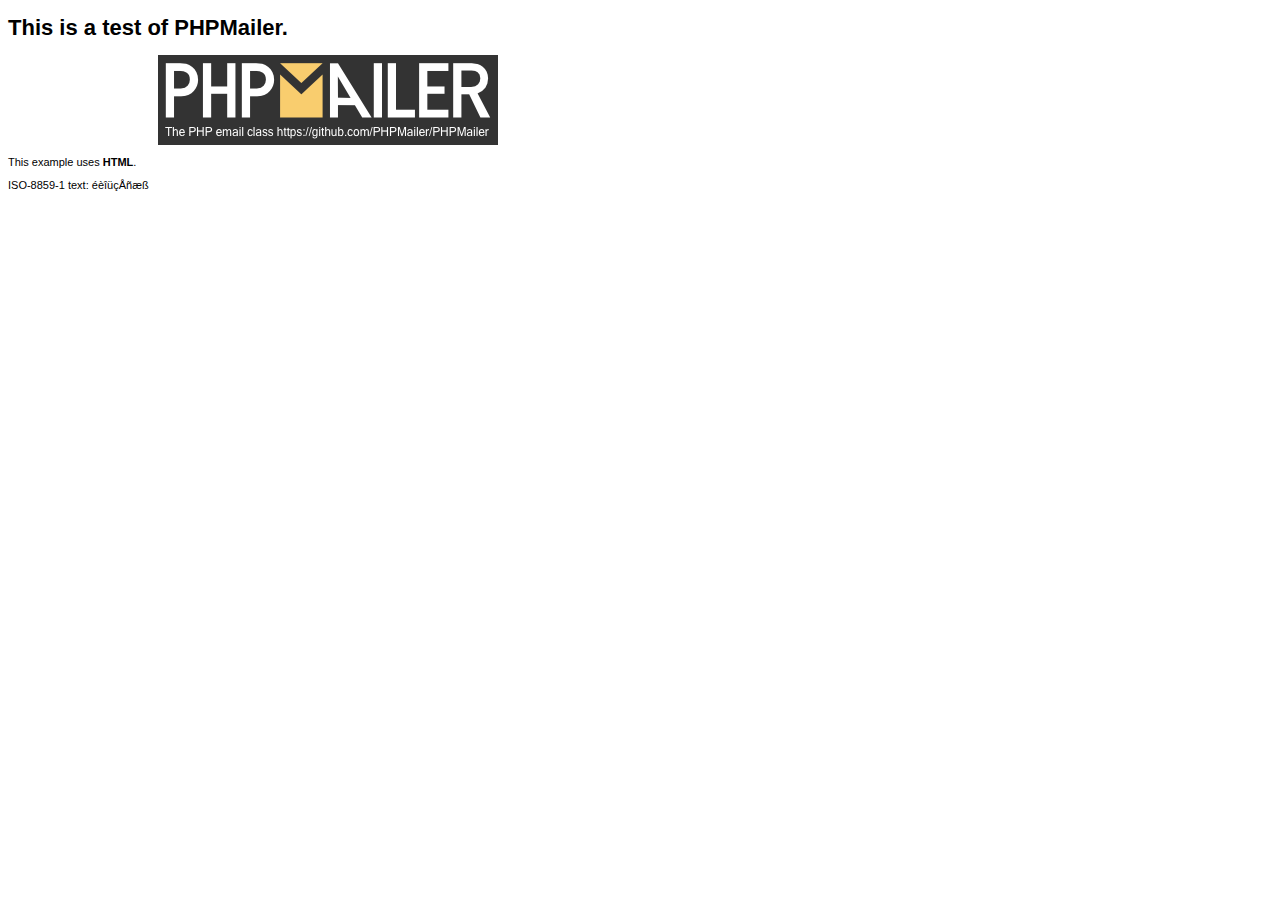
<file: form/php-mailer/examples/contents.html>
<!DOCTYPE HTML PUBLIC "-//W3C//DTD HTML 4.01 Transitional//EN" "http://www.w3.org/TR/html4/loose.dtd">
<html>
<head>
  <meta http-equiv="Content-Type" content="text/html; charset=iso-8859-1">
  <title>PHPMailer Test</title>
</head>
<body>
<div style="width: 640px; font-family: Arial, Helvetica, sans-serif; font-size: 11px;">
  <h1>This is a test of PHPMailer.</h1>
  <div align="center">
    <a href="https://github.com/PHPMailer/PHPMailer/"><img src="images/phpmailer.png" height="90" width="340" alt="PHPMailer rocks"></a>
  </div>
  <p>This example uses <strong>HTML</strong>.</p>
  <p>ISO-8859-1 text: ���������</p>
</div>
</body>
</html>
</file>
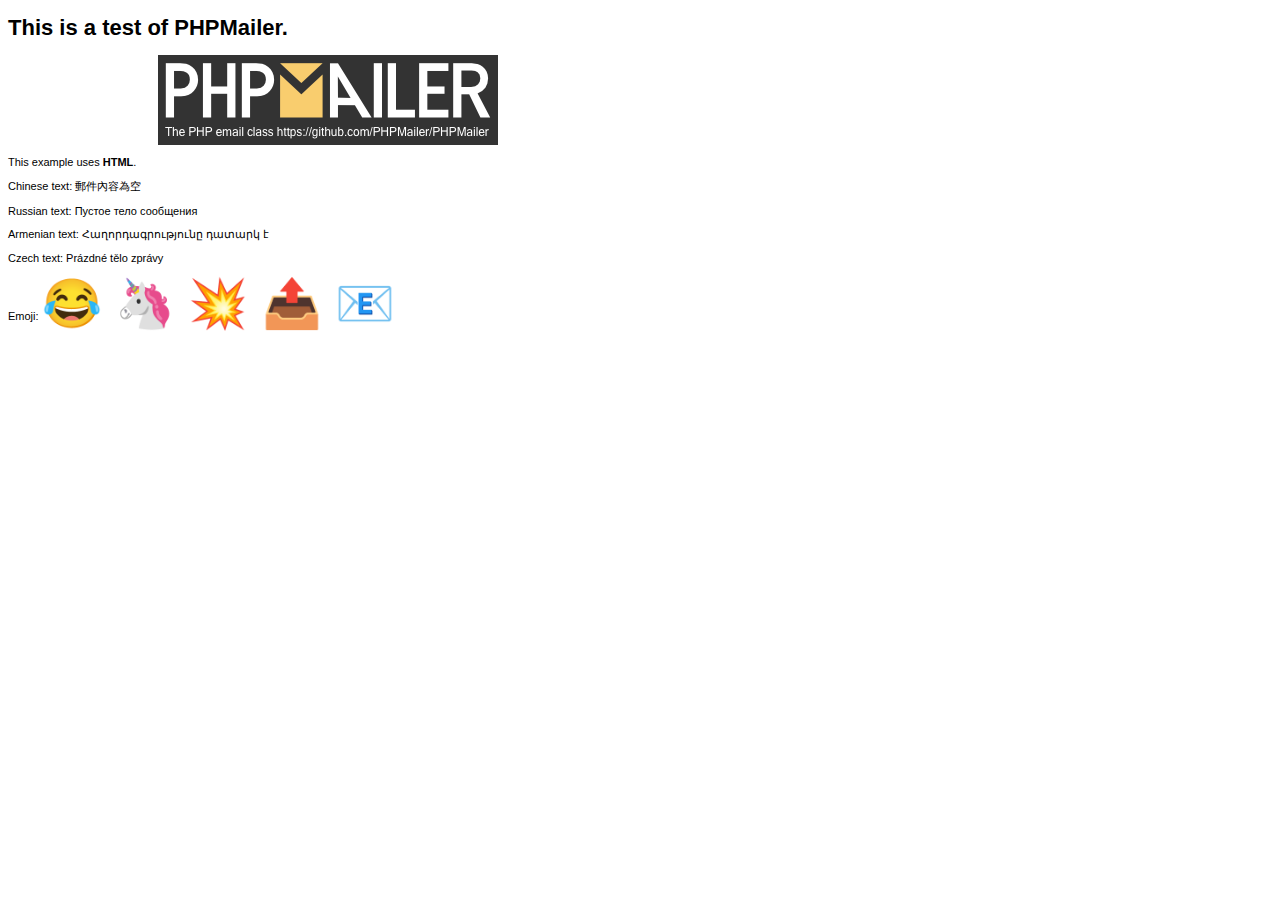
<file: form/php-mailer/examples/contentsutf8.html>
<!DOCTYPE HTML PUBLIC "-//W3C//DTD HTML 4.01 Transitional//EN" "http://www.w3.org/TR/html4/loose.dtd">
<html>
<head>
  <meta http-equiv="Content-Type" content="text/html; charset=utf-8">
  <title>PHPMailer Test</title>
</head>
<body>
<div style="width: 640px; font-family: Arial, Helvetica, sans-serif; font-size: 11px;">
  <h1>This is a test of PHPMailer.</h1>
  <div align="center">
    <a href="https://github.com/PHPMailer/PHPMailer/"><img src="images/phpmailer.png" height="90" width="340" alt="PHPMailer rocks"></a>
  </div>
  <p>This example uses <strong>HTML</strong>.</p>
  <p>Chinese text: 郵件內容為空</p>
  <p>Russian text: Пустое тело сообщения</p>
  <p>Armenian text: Հաղորդագրությունը դատարկ է</p>
  <p>Czech text: Prázdné tělo zprávy</p>
  <p>Emoji: <span style="font-size: 48px">😂 🦄 💥 📤 📧</span></p>
</div>
</body>
</html>
</file>
<file: assets/css/theme.css>
/*!
Template :	AppsLand @by Softnio
Preset   :	Default
Version	 :	1.3.1
Updated	 :	10.22.2018
*/
.active .steps h4,
.heading span,
.box-icon .fa,
.box-icon .ti,
.video-play,
.video-play:hover,
.video-play:focus,
.owl-theme .owl-nav [class*=owl-],
.single-features .ti,
.single-features .fa,
.contact-form h3,
.contact-info h6 .fa,
.footer-navigation li a:hover,
.social-list li a:hover,
.owl-theme .owl-nav [class*="owl-"]:hover,
.footer-links li a:hover{
	color:#1F65DB;
}

.pricing-bottom .ti-check{
	color:#00d578;
}

.pricing-bottom .ti-close{
	color:#de0000;
}

.owl-theme .owl-dots .owl-dot span:after,
.affix .navbar-default .navbar-toggle, 
.affix .navbar-default .navbar-toggle,
.navbar-default .navbar-toggle:hover, 
.navbar-default .navbar-toggle:focus {
	border-color:#1F65DB;
}
.primary-bg{
	background: #1F65DB;
}
.secondary-bg{
	background: #ED355B;
}
.owl-theme .owl-dots .owl-dot.active span, 
.owl-theme .owl-dots .owl-dot:hover span,
.affix .navbar-default .navbar-toggle, 
.affix .navbar-default .navbar-toggle,
.navbar-default .navbar-toggle:hover, 
.navbar-default .navbar-toggle:focus {
	background: #1F65DB;
}
.button{
	background: #FA3821;
}
.button:hover {
	background: #1F65DB;
}
.header-texts .button{
	background: #FA3821;
	color: #fff;
}
.header-texts .button:hover {
	background: #fff;
	color: #FA3821;
}
.button.button-transparent{
	background:transparent;
}
.button.button-transparent:hover{
	background: #fff;
	color: #FA3821;
	border-color: #fff;
}

.navbar-default .navbar-nav > li > a.button,
.navbar-default .navbar-nav > li > a.button:focus{
	border:2px solid #FA3821;
	background: #FA3821;
}
.navbar-default .navbar-nav > li > a.button:hover{
	color: #FA3821;
}
.affix .navbar-default .navbar-nav > li > a.button:hover,
.affix .navbar-default .navbar-nav > li.active > a.button,
.affix .navbar-default .navbar-nav > li.active > a.button:focus{
	color: #FA3821;
	border-color: #FA3821;
}

.gradiant-background,
.box-icon,
.team-member .team-photo:after{
	background-image: -o-linear-gradient(157deg, #ED355B 0%, #1F65DB 100%);
	background-image: linear-gradient(293deg, #ED355B 0%, #1F65DB 100%);
}
.meta-heading{
	color: #1F65DB;
	margin-bottom: 5px;
}
.feature-col .icon{
	background: #F2F7FF;
	color: #1F65DB;
}
.button.alt{
	background: #fff;
	color: #1F65DB;
}
.button.alt:hover{
	background: #1F65DB;
	color: #fff;
}
.button.light{
	background: #F2F7FF;
	color: #1F65DB;
}
.button.light:hover{
	background:#00deec; 
	color: #fff;
}
.bg-circle .small, .bg-circle .big{
	background: #F2F7FF;
}
.bg-circle .big:before{
	background-image: -o-linear-gradient(157deg, #fff 0%, #ED355B 100%);
	background-image: linear-gradient(157deg, #fff 0%, #ED355B 100%);
}
.bg-circle .big:after{
	background-image: -o-linear-gradient(157deg, #fff 0%, #1F65DB 100%);
	background-image: linear-gradient(157deg, #fff 0%, #1F65DB 100%);
}
 .pricing-box.alt h5{
 	color: #1F65DB;
 }

@media only screen and (max-width: 991px) {
	.navbar-default .in .navbar-nav > li > a:hover,
	.navbar-default .in .navbar-nav > li > a:focus,
	.affix .navbar-default .navbar-nav > li > a:hover,
	.affix .navbar-default .navbar-nav > li > a:focus,
	.affix .navbar-default .navbar-nav > .active > a, 
	.affix .navbar-default .navbar-nav > .active > a:hover, 
	.affix .navbar-default .navbar-nav > .active > a:focus {
		background:#1F65DB;
	}

}

.theme-pro .section.gradiant-background{
	background: #ecf4fd;
}
</file>
